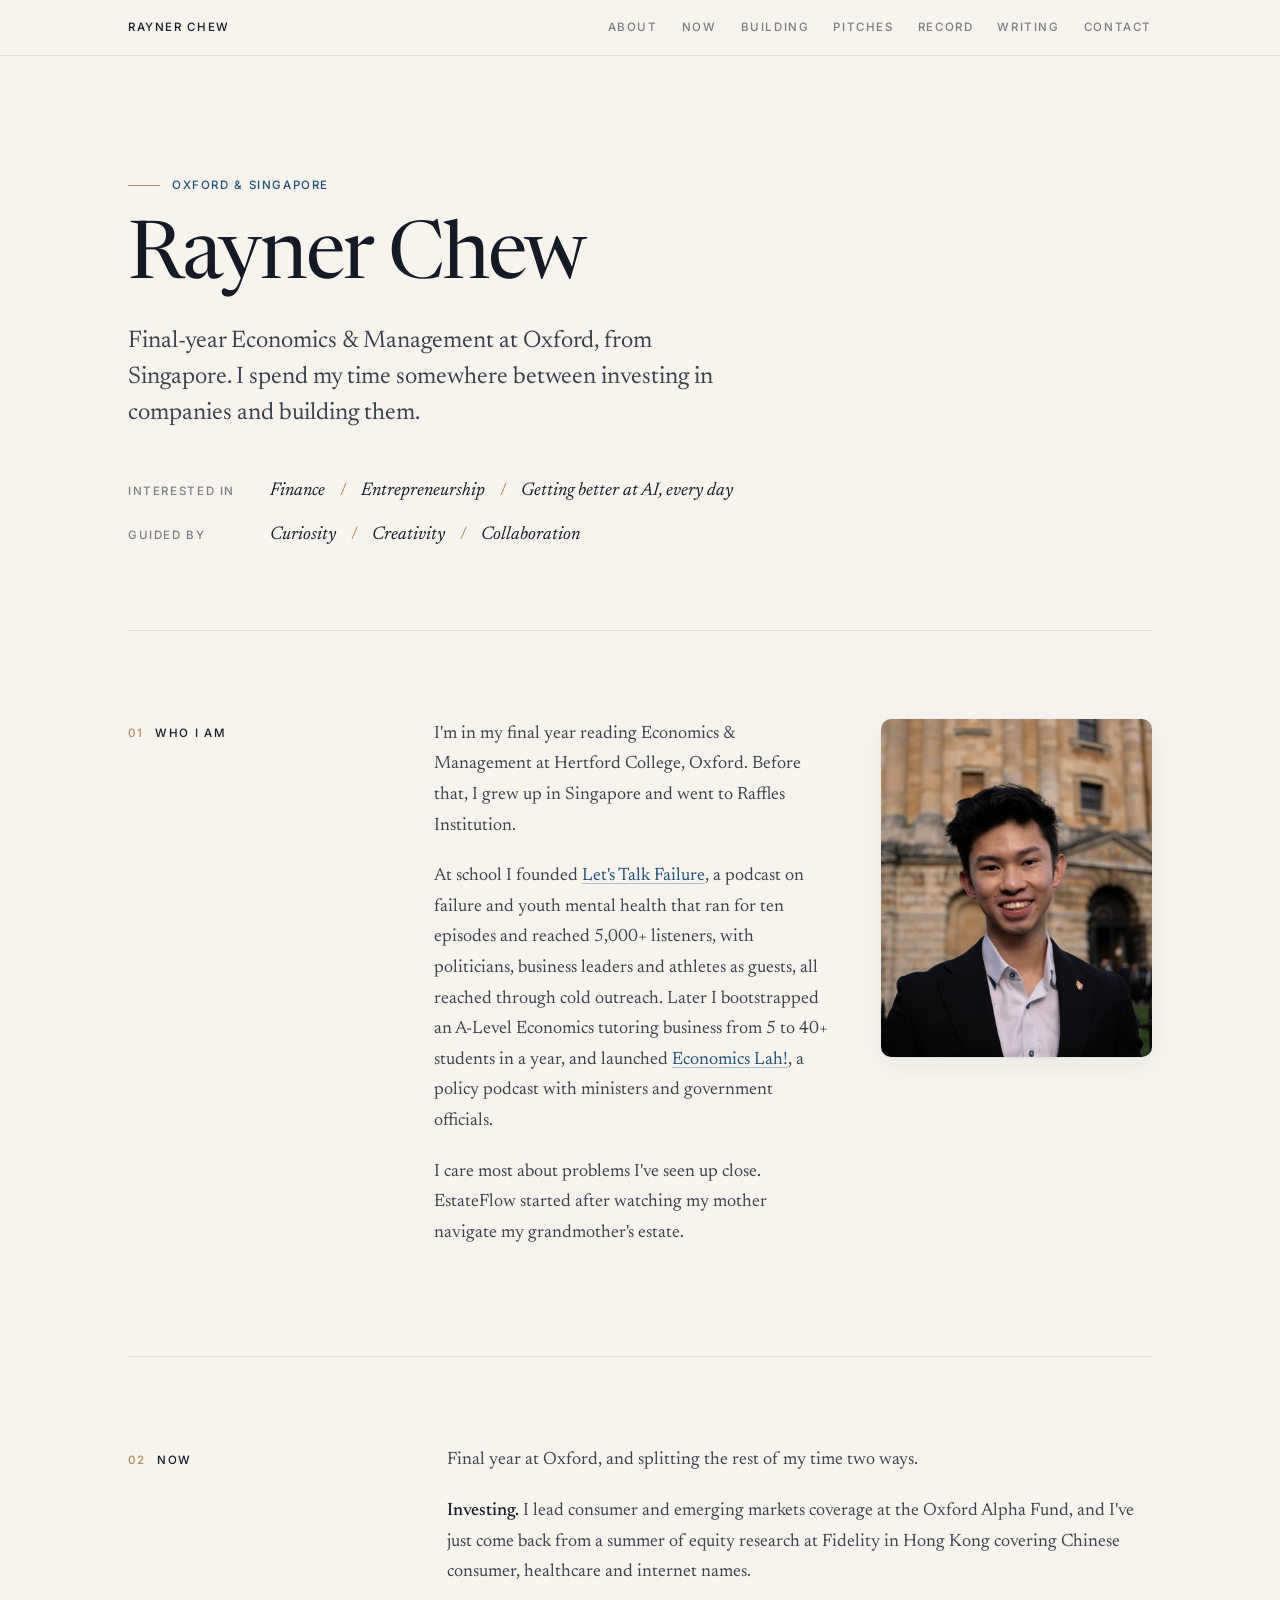
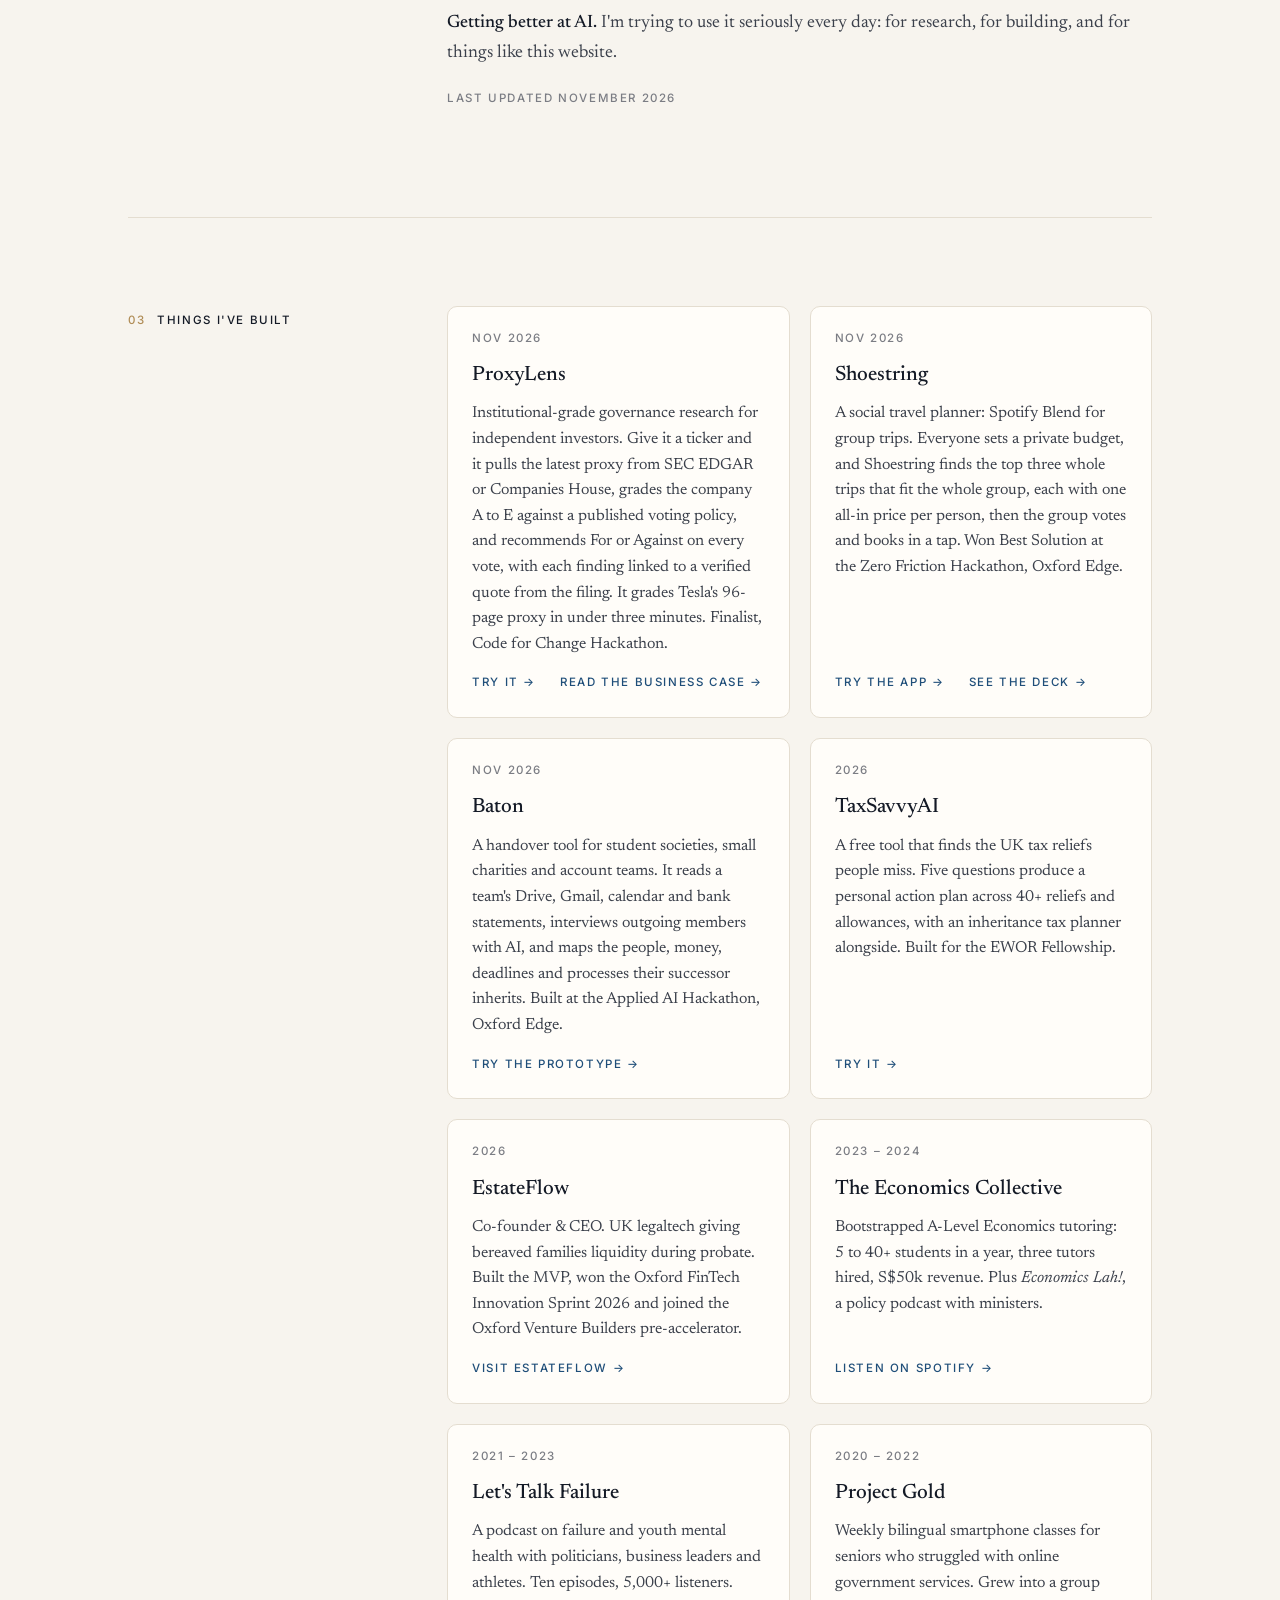
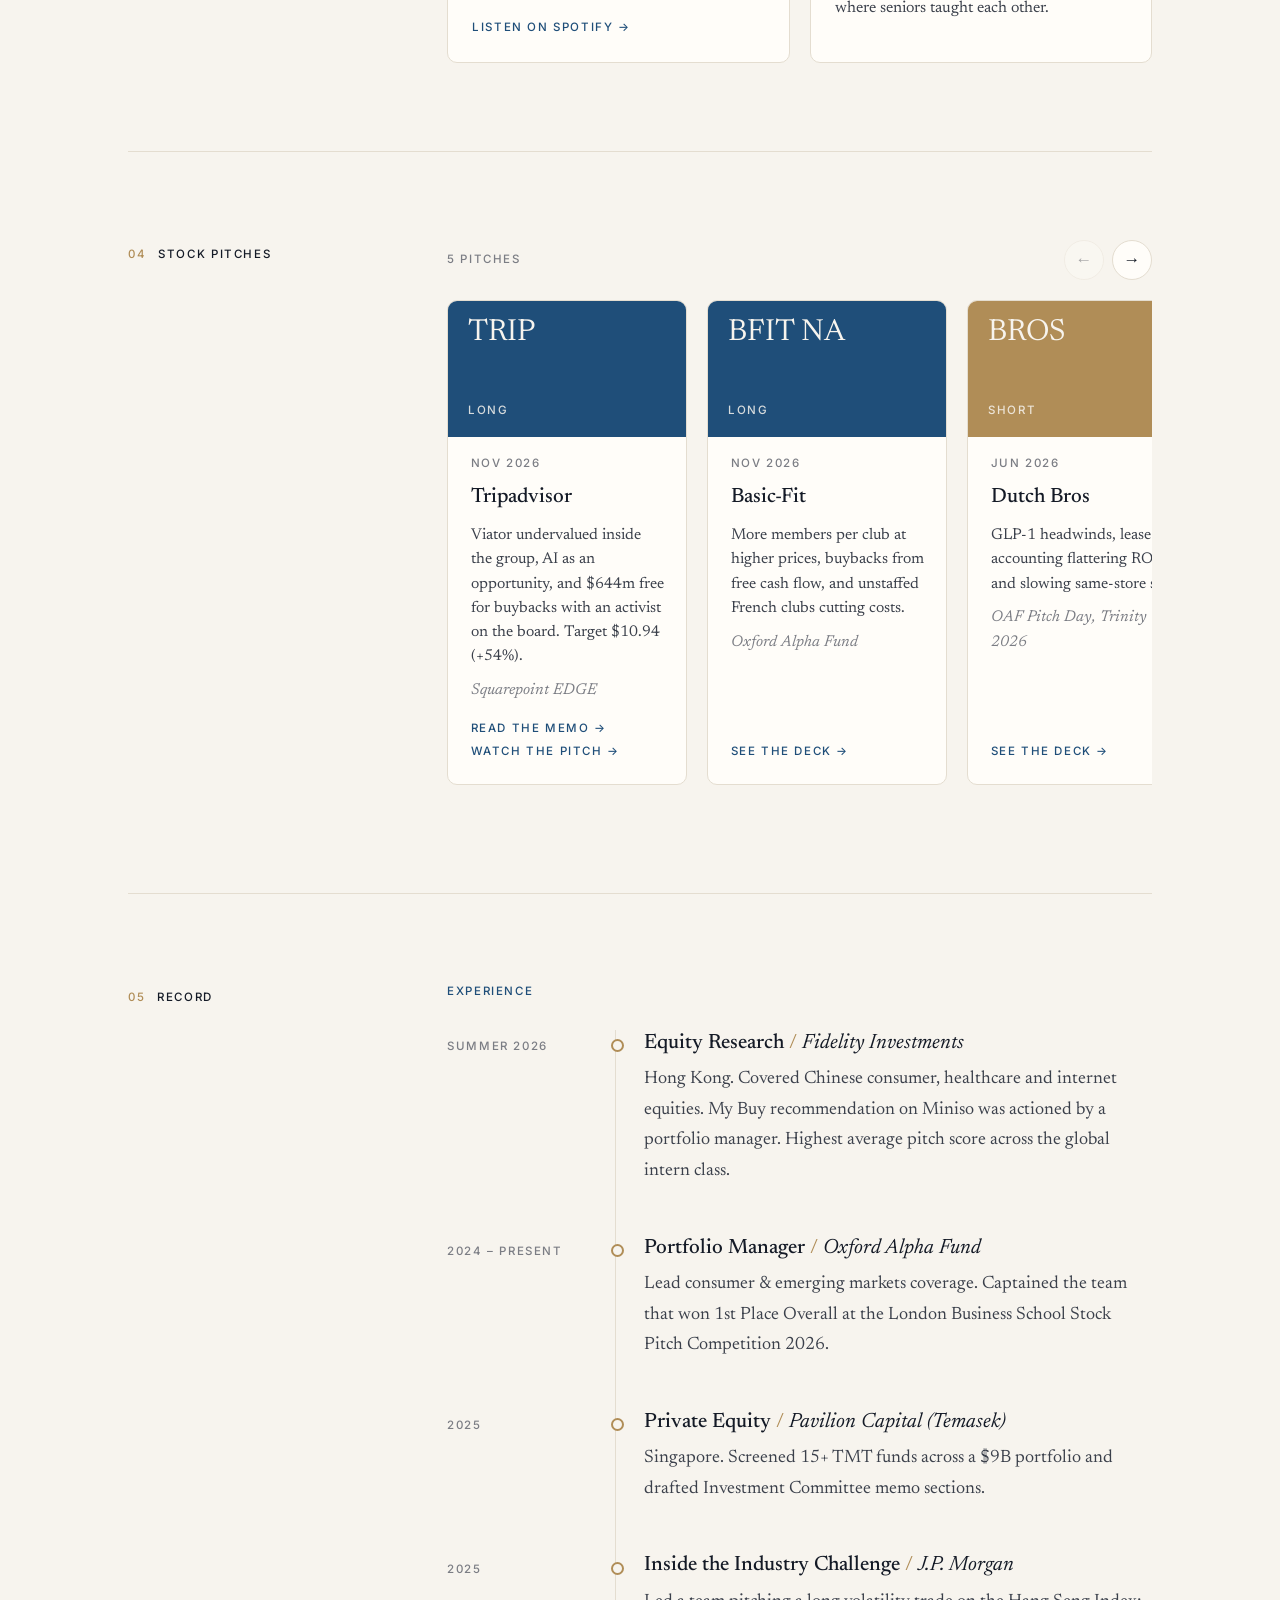
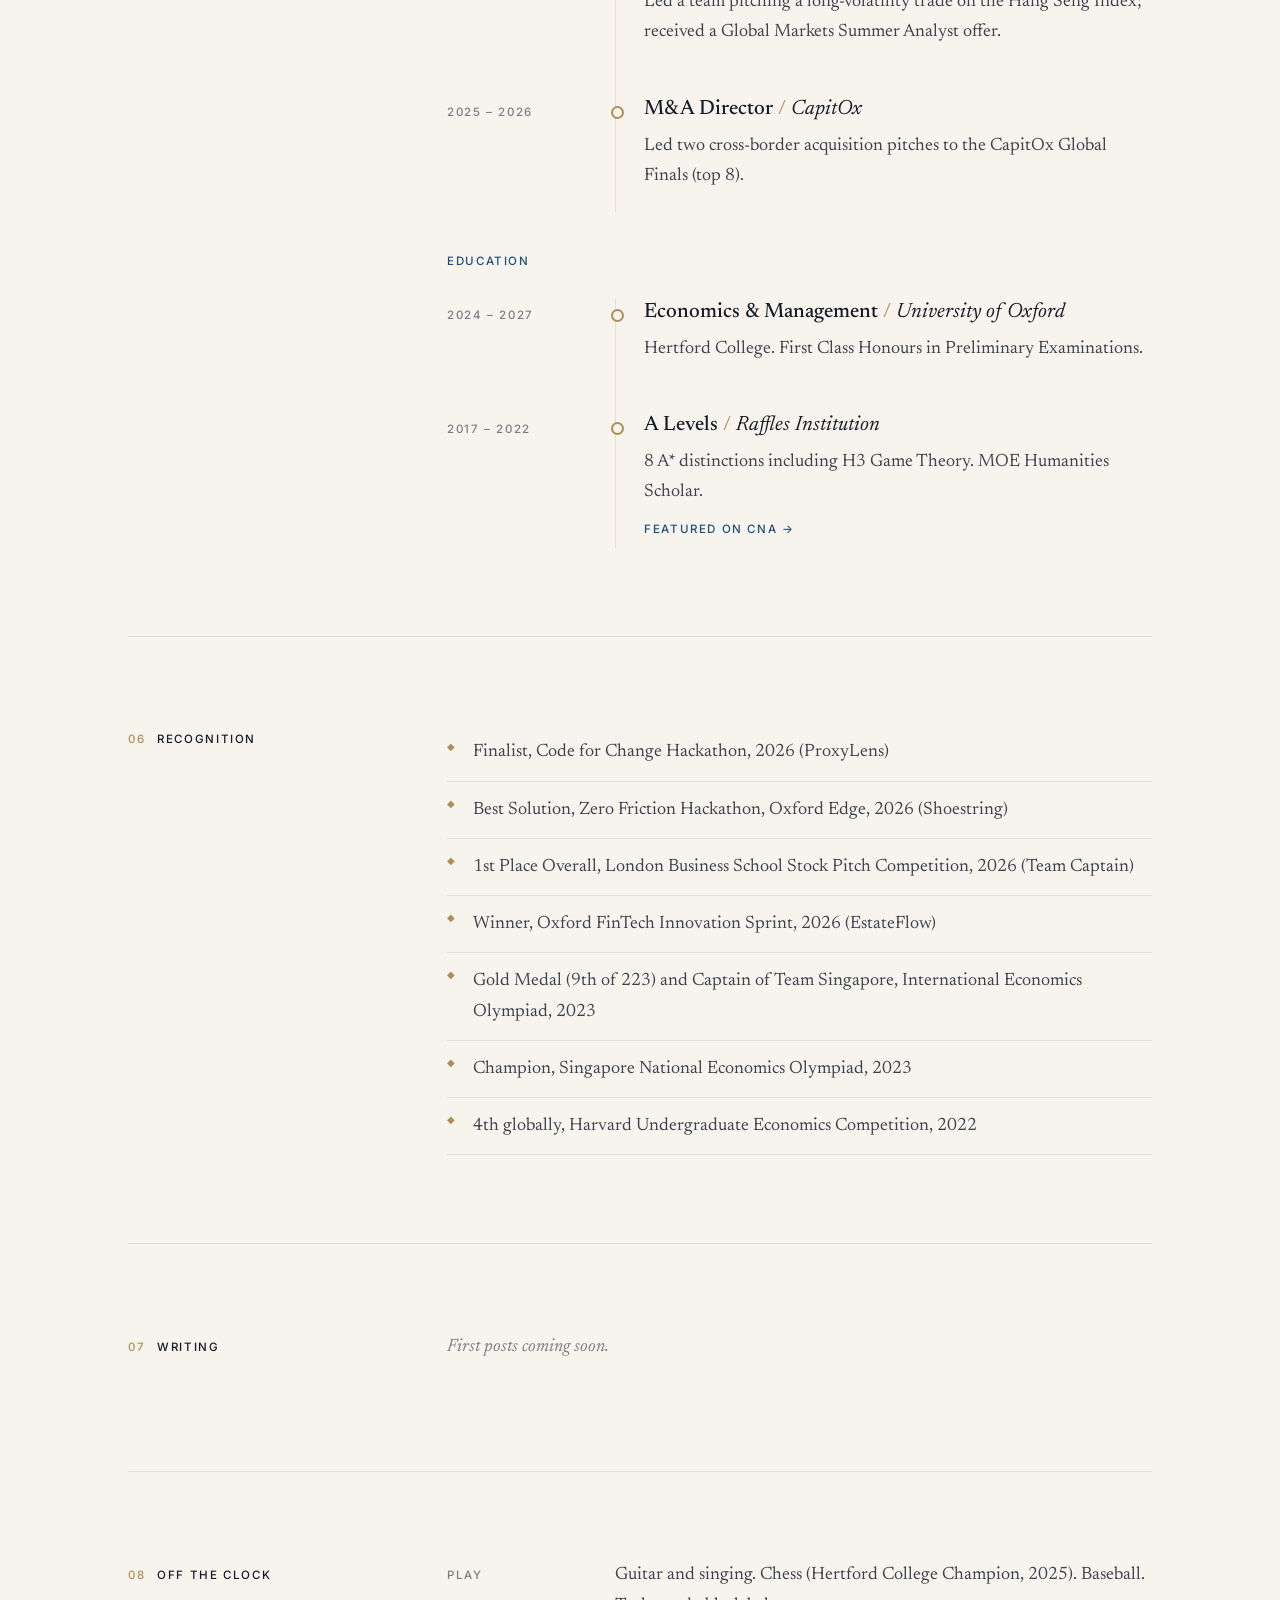
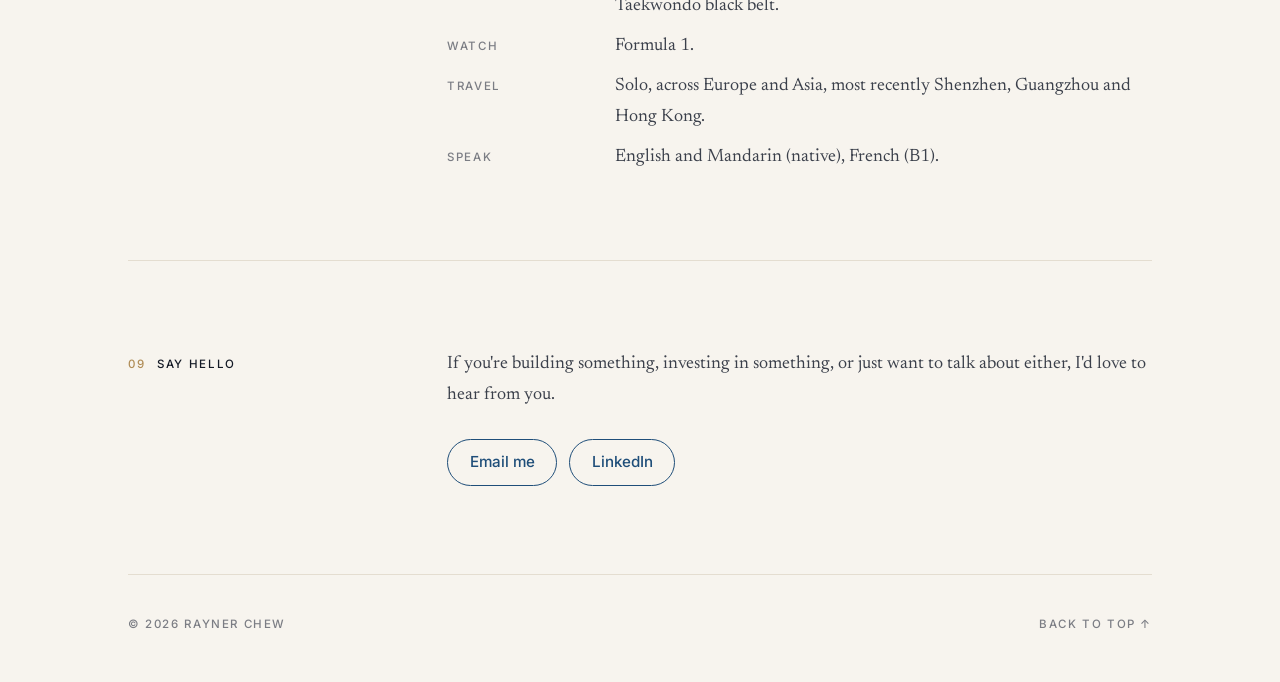
<file: index.html>
<!DOCTYPE html>
<html lang="en">
<head>
  <!-- The <head> holds info about the page: not shown directly, but used by browsers and Google -->
  <meta charset="UTF-8">
  <meta name="viewport" content="width=device-width, initial-scale=1.0">
  <title>Rayner Chew</title>
  <meta name="description" content="Rayner Chew: Economics & Management at Oxford, from Singapore. Interested in finance and entrepreneurship, and getting better at AI every day.">
  <meta name="theme-color" content="#f7f4ee" media="(prefers-color-scheme: light)">
  <meta name="theme-color" content="#0f141c" media="(prefers-color-scheme: dark)">

  <!-- Fonts from Google Fonts: Newsreader (serif, for reading) + Inter (for labels) -->
  <link rel="preconnect" href="https://fonts.googleapis.com">
  <link rel="preconnect" href="https://fonts.gstatic.com" crossorigin>
  <link href="https://fonts.googleapis.com/css2?family=Inter:wght@400;500&family=Newsreader:ital,opsz,wght@0,6..72,400;0,6..72,500;1,6..72,400&display=swap" rel="stylesheet">

  <!-- "?v=2" is a version tag: bump it whenever style.css changes so visitors get the new file straight away -->
  <link rel="stylesheet" href="style.css?v=4">
</head>
<body>
  <header class="site-header">
    <div class="container header-inner">
      <a href="./" class="logo label">Rayner Chew</a>
      <nav class="label">
        <a href="#about">About</a>
        <a href="#now">Now</a>
        <a href="#building">Building</a>
        <a href="#pitches">Pitches</a>
        <a href="#record">Record</a>
        <a href="#writing">Writing</a>
        <a href="#contact">Contact</a>
      </nav>
    </div>
  </header>

  <div class="container">
    <main>
      <!-- ============ HERO ============ -->
      <div class="hero">
        <p class="eyebrow label">Oxford &amp; Singapore</p>
        <h1>Rayner Chew</h1>
        <p class="lede">
          Final-year Economics &amp; Management at Oxford, from Singapore.
          I spend my time somewhere between investing in companies and building them.
        </p>
        <div class="interests">
          <span class="label">Interested in</span>
          <span>Finance</span><span class="sep">/</span>
          <span>Entrepreneurship</span><span class="sep">/</span>
          <span>Getting better at AI, every day</span>
        </div>
        <!-- Delete this block if you'd rather not show your values -->
        <div class="interests">
          <span class="label">Guided by</span>
          <span>Curiosity</span><span class="sep">/</span>
          <span>Creativity</span><span class="sep">/</span>
          <span>Collaboration</span>
        </div>
      </div>

      <!-- ============ 01 ABOUT ============ -->
      <section class="section with-photo" id="about">
        <div class="label"><span class="num">01</span>Who I am</div>
        <!-- "alt" text describes the photo for screen readers and search engines -->
        <img class="portrait" src="images/rayner.jpg" alt="Rayner Chew outside the Radcliffe Camera, Oxford" width="800" height="1108">
        <div class="content">
          <p>
            I'm in my final year reading Economics &amp; Management at Hertford College,
            Oxford. Before that, I grew up in Singapore and went to Raffles Institution.
          </p>
          <p>
            At school I founded <a href="https://open.spotify.com/show/7MXEx6AosELRTVvvmLlBUb" target="_blank" rel="noopener">Let's Talk Failure</a>,
            a podcast on failure and youth mental health that ran for ten episodes and reached
            5,000+ listeners, with politicians, business leaders and athletes as guests, all
            reached through cold outreach. Later I bootstrapped an A-Level Economics tutoring
            business from 5 to 40+ students in a year, and launched
            <a href="https://open.spotify.com/show/1annAQR5iUajudpg7tpcp0" target="_blank" rel="noopener">Economics Lah!</a>,
            a policy podcast with ministers and government officials.
          </p>
          <p>
            I care most about problems I've seen up close. EstateFlow started after watching
            my mother navigate my grandmother's estate.
          </p>
        </div>
      </section>

      <!-- ============ 02 NOW ============ -->
      <!-- A "now" section says what you're focused on at the moment. Update it every few months. -->
      <section class="section" id="now">
        <div class="label"><span class="num">02</span>Now</div>
        <div class="content">
          <p>
            Final year at Oxford, and splitting the rest of my time two ways.
          </p>
          <p>
            <strong>Investing.</strong> I lead consumer and emerging markets coverage at the
            Oxford Alpha Fund, and I've just come back from a summer of equity research at
            Fidelity in Hong Kong covering Chinese consumer, healthcare and internet names.
          </p>
          <p>
            <strong>Getting better at AI.</strong> I'm trying to use it seriously every day:
            for research, for building, and for things like this website.
          </p>
          <p class="label updated">Last updated November 2026</p>
        </div>
      </section>

      <!-- ============ 03 BUILDING ============ -->
      <!-- To add a venture, copy one <div class="card">…</div> block -->
      <section class="section" id="building">
        <div class="label"><span class="num">03</span>Things I've built</div>
        <div class="content wide">
          <div class="cards">
            <div class="card">
              <span class="label">Nov 2026</span>
              <h3>ProxyLens</h3>
              <p>Institutional-grade governance research for independent investors. Give it a ticker and it pulls the latest proxy from SEC EDGAR or Companies House, grades the company A to E against a published voting policy, and recommends For or Against on every vote, with each finding linked to a verified quote from the filing. It grades Tesla's 96-page proxy in under three minutes. Finalist, Code for Change Hackathon.</p>
              <div class="more-links label more"><a href="https://proxylens.lovable.app/" target="_blank" rel="noopener">Try it</a><a href="projects/ProxyLens_Business_Case.pdf" target="_blank" rel="noopener">Read the business case</a></div>
            </div>
            <div class="card">
              <span class="label">Nov 2026</span>
              <h3>Shoestring</h3>
              <p>A social travel planner: Spotify Blend for group trips. Everyone sets a private budget, and Shoestring finds the top three whole trips that fit the whole group, each with one all-in price per person, then the group votes and books in a tap. Won Best Solution at the Zero Friction Hackathon, Oxford Edge.</p>
              <div class="more-links label more"><a href="https://shoestring.lovable.app/" target="_blank" rel="noopener">Try the app</a><a href="projects/Shoestring_Deck.pdf" target="_blank" rel="noopener">See the deck</a></div>
            </div>
            <div class="card">
              <span class="label">Nov 2026</span>
              <h3>Baton</h3>
              <p>A handover tool for student societies, small charities and account teams. It reads a team's Drive, Gmail, calendar and bank statements, interviews outgoing members with AI, and maps the people, money, deadlines and processes their successor inherits. Built at the Applied AI Hackathon, Oxford Edge.</p>
              <div class="more-links label more"><a href="https://baton-knowledge-bridge.lovable.app/" target="_blank" rel="noopener">Try the prototype</a></div>
            </div>
            <div class="card">
              <span class="label">2026</span>
              <h3>TaxSavvyAI</h3>
              <p>A free tool that finds the UK tax reliefs people miss. Five questions produce a personal action plan across 40+ reliefs and allowances, with an inheritance tax planner alongside. Built for the EWOR Fellowship.</p>
              <div class="more-links label more"><a href="https://taxsavvyai.lovable.app/" target="_blank" rel="noopener">Try it</a></div>
            </div>
            <div class="card">
              <span class="label">2026</span>
              <h3>EstateFlow</h3>
              <p>Co-founder &amp; CEO. UK legaltech giving bereaved families liquidity during probate. Built the MVP, won the Oxford FinTech Innovation Sprint 2026 and joined the Oxford Venture Builders pre-accelerator.</p>
              <div class="more-links label more"><a href="https://estateflowloan.base44.app" target="_blank" rel="noopener">Visit EstateFlow</a></div>
            </div>
            <div class="card">
              <span class="label">2023 – 2024</span>
              <h3>The Economics Collective</h3>
              <p>Bootstrapped A-Level Economics tutoring: 5 to 40+ students in a year, three tutors hired, S$50k revenue. Plus <em>Economics Lah!</em>, a policy podcast with ministers.</p>
              <div class="more-links label more"><a href="https://open.spotify.com/show/1annAQR5iUajudpg7tpcp0" target="_blank" rel="noopener">Listen on Spotify</a></div>
            </div>
            <div class="card">
              <span class="label">2021 – 2023</span>
              <h3>Let's Talk Failure</h3>
              <p>A podcast on failure and youth mental health with politicians, business leaders and athletes. Ten episodes, 5,000+ listeners.</p>
              <div class="more-links label more"><a href="https://open.spotify.com/show/7MXEx6AosELRTVvvmLlBUb" target="_blank" rel="noopener">Listen on Spotify</a></div>
            </div>
            <div class="card">
              <span class="label">2020 – 2022</span>
              <h3>Project Gold</h3>
              <p>Weekly bilingual smartphone classes for seniors who struggled with online government services. Grew into a group where seniors taught each other.</p>
            </div>
          </div>
        </div>
      </section>

      <!-- ============ 04 STOCK PITCHES ============ -->
      <!-- To add a pitch, copy one <li class="pitch-card">…</li> block. Newest first. -->
      <section class="section" id="pitches">
        <div class="label"><span class="num">04</span>Stock pitches</div>
        <div class="content wide">
          <div class="carousel-head">
            <p class="label carousel-count">5 pitches</p>
            <div class="carousel-nav">
              <button type="button" class="carousel-btn" data-dir="-1" aria-label="Previous pitches">&larr;</button>
              <button type="button" class="carousel-btn" data-dir="1" aria-label="Next pitches">&rarr;</button>
            </div>
          </div>
          <ul class="carousel" tabindex="0" aria-label="Stock pitches, scroll sideways">
            <li class="pitch-card">
              <div class="pitch-tile long"><span class="ticker">TRIP</span><span class="call label">Long</span></div>
              <span class="label when">Nov 2026</span>
              <h3>Tripadvisor</h3>
              <p>Viator undervalued inside the group, AI as an opportunity, and $644m free for buybacks with an activist on the board. Target $10.94 (+54%).</p>
              <p class="venue">Squarepoint EDGE</p>
              <div class="more-links label more"><a href="pitches/TRIP_Investment_Memo.pdf" target="_blank" rel="noopener">Read the memo</a><a href="https://www.youtube.com/watch?v=wBu8HOOEsbY" target="_blank" rel="noopener">Watch the pitch</a></div>
            </li>
            <li class="pitch-card">
              <div class="pitch-tile long"><span class="ticker">BFIT NA</span><span class="call label">Long</span></div>
              <span class="label when">Nov 2026</span>
              <h3>Basic-Fit</h3>
              <p>More members per club at higher prices, buybacks from free cash flow, and unstaffed French clubs cutting costs.</p>
              <p class="venue">Oxford Alpha Fund</p>
              <div class="more-links label more"><a href="pitches/BFIT_Deck.pdf" target="_blank" rel="noopener">See the deck</a></div>
            </li>
            <li class="pitch-card">
              <div class="pitch-tile short"><span class="ticker">BROS</span><span class="call label">Short</span></div>
              <span class="label when">Jun 2026</span>
              <h3>Dutch Bros</h3>
              <p>GLP-1 headwinds, lease accounting flattering ROIC, and slowing same-store sales.</p>
              <p class="venue">OAF Pitch Day, Trinity 2026</p>
              <div class="more-links label more"><a href="https://www.oxfordalphafund.com/news/2026/3/13/cheesecake-factory-inc-7gjp6-m5hbm-dz83f-m7j2g" target="_blank" rel="noopener">See the deck</a></div>
            </li>
            <li class="pitch-card">
              <div class="pitch-tile long"><span class="ticker">MTCH</span><span class="call label">Long</span></div>
              <span class="label when">Mar 2026</span>
              <h3>Match Group</h3>
              <p>Payments moving from app stores to the web, Tinder payers stabilising, and Hinge growing structurally.</p>
              <p class="venue">1st Place, LBS Stock Pitch Competition; OAF Pitch Day</p>
              <div class="more-links label more"><a href="https://www.oxfordalphafund.com/news/2026/3/13/match-group-inc" target="_blank" rel="noopener">See the deck</a></div>
            </li>
            <li class="pitch-card">
              <div class="pitch-tile long"><span class="ticker">UPWK</span><span class="call label">Long</span></div>
              <span class="label when">Dec 2025</span>
              <h3>Upwork</h3>
              <p>Priced for AI obsolescence, yet AI is growing its market, margins are expanding and enterprise is opening up. Target $25.78 (+42%).</p>
              <p class="venue">OAF Pitch Day, Michaelmas 2025</p>
              <div class="more-links label more"><a href="https://www.oxfordalphafund.com/news/2025/12/21/upwork-inc" target="_blank" rel="noopener">See the deck</a></div>
            </li>
          </ul>
        </div>
      </section>

      <!-- ============ 05 RECORD ============ -->
      <!-- To add a role, copy one <li>…</li> block. Newest at the top. -->
      <section class="section" id="record">
        <div class="label"><span class="num">05</span>Record</div>
        <div class="content wide">
          <p class="label subhead">Experience</p>
          <ul class="timeline">
            <li>
              <span class="when label">Summer 2026</span>
              <div class="entry">
                <h3>Equity Research<span class="slash">/</span><em>Fidelity Investments</em></h3>
                <p>Hong Kong. Covered Chinese consumer, healthcare and internet equities. My Buy recommendation on Miniso was actioned by a portfolio manager. Highest average pitch score across the global intern class.</p>
              </div>
            </li>
            <li>
              <span class="when label">2024 – Present</span>
              <div class="entry">
                <h3>Portfolio Manager<span class="slash">/</span><em>Oxford Alpha Fund</em></h3>
                <p>Lead consumer &amp; emerging markets coverage. Captained the team that won 1st Place Overall at the London Business School Stock Pitch Competition 2026.</p>
              </div>
            </li>
            <li>
              <span class="when label">2025</span>
              <div class="entry">
                <h3>Private Equity<span class="slash">/</span><em>Pavilion Capital (Temasek)</em></h3>
                <p>Singapore. Screened 15+ TMT funds across a $9B portfolio and drafted Investment Committee memo sections.</p>
              </div>
            </li>
            <li>
              <span class="when label">2025</span>
              <div class="entry">
                <h3>Inside the Industry Challenge<span class="slash">/</span><em>J.P. Morgan</em></h3>
                <p>Led a team pitching a long-volatility trade on the Hang Seng Index; received a Global Markets Summer Analyst offer.</p>
              </div>
            </li>
            <li>
              <span class="when label">2025 – 2026</span>
              <div class="entry">
                <h3>M&amp;A Director<span class="slash">/</span><em>CapitOx</em></h3>
                <p>Led two cross-border acquisition pitches to the CapitOx Global Finals (top 8).</p>
              </div>
            </li>
          </ul>

          <p class="label subhead">Education</p>
          <ul class="timeline">
            <li>
              <span class="when label">2024 – 2027</span>
              <div class="entry">
                <h3>Economics &amp; Management<span class="slash">/</span><em>University of Oxford</em></h3>
                <p>Hertford College. First Class Honours in Preliminary Examinations.</p>
              </div>
            </li>
            <li>
              <span class="when label">2017 – 2022</span>
              <div class="entry">
                <h3>A Levels<span class="slash">/</span><em>Raffles Institution</em></h3>
                <p>8 A* distinctions including H3 Game Theory. MOE Humanities Scholar.</p>
                <div class="more-links label"><a href="http://bit.ly/442i6Yd" target="_blank" rel="noopener">Featured on CNA</a></div>
              </div>
            </li>
          </ul>
        </div>
      </section>

      <!-- ============ 06 RECOGNITION ============ -->
      <section class="section" id="recognition">
        <div class="label"><span class="num">06</span>Recognition</div>
        <div class="content">
          <ul class="diamonds">
            <li>Finalist, Code for Change Hackathon, 2026 (ProxyLens)</li>
            <li>Best Solution, Zero Friction Hackathon, Oxford Edge, 2026 (Shoestring)</li>
            <li>1st Place Overall, London Business School Stock Pitch Competition, 2026 (Team Captain)</li>
            <li>Winner, Oxford FinTech Innovation Sprint, 2026 (EstateFlow)</li>
            <li>Gold Medal (9th of 223) and Captain of Team Singapore, International Economics Olympiad, 2023</li>
            <li>Champion, Singapore National Economics Olympiad, 2023</li>
            <li>4th globally, Harvard Undergraduate Economics Competition, 2022</li>
          </ul>
        </div>
      </section>

      <!-- ============ 07 WRITING ============ -->
      <section class="section" id="writing">
        <div class="label"><span class="num">07</span>Writing</div>
        <div class="content">
          <!-- When you publish a post, replace the line below with:
               <ul class="post-list">
                 <li><span class="label">2026</span><a href="blog/my-post.html">Post title</a><span class="label">Blog</span></li>
               </ul> -->
          <p class="empty">First posts coming soon.</p>
        </div>
      </section>

      <!-- ============ 08 OFF THE CLOCK ============ -->
      <section class="section" id="personal">
        <div class="label"><span class="num">08</span>Off the clock</div>
        <div class="content">
          <dl class="facts">
            <dt class="label">Play</dt>
            <dd>Guitar and singing. Chess (Hertford College Champion, 2025). Baseball. Taekwondo black belt.</dd>
            <dt class="label">Watch</dt>
            <dd>Formula 1.</dd>
            <dt class="label">Travel</dt>
            <dd>Solo, across Europe and Asia, most recently Shenzhen, Guangzhou and Hong Kong.</dd>
            <dt class="label">Speak</dt>
            <dd>English and Mandarin (native), French (B1).</dd>
          </dl>
        </div>
      </section>

      <!-- ============ 09 CONTACT ============ -->
      <section class="section" id="contact">
        <div class="label"><span class="num">09</span>Say hello</div>
        <div class="content">
          <p>If you're building something, investing in something, or just want to talk about either, I'd love to hear from you.</p>
          <ul class="contact-links">
            <li><a href="mailto:chewrayner@gmail.com">Email me</a></li>
            <li><a href="https://www.linkedin.com/in/raynerchew/" target="_blank" rel="noopener">LinkedIn</a></li>
            <!-- Add your CV: put cv.pdf in this folder, then un-comment the next line -->
            <!-- <li><a href="cv.pdf" target="_blank" rel="noopener">CV</a></li> -->
          </ul>
        </div>
      </section>
    </main>

    <footer class="site-footer label">
      <span>© 2026 Rayner Chew</span>
      <a href="#">Back to top ↑</a>
    </footer>
  </div>
  <script>
    // Arrow buttons scroll the pitch carousel by roughly one screen of cards
    document.querySelectorAll('.carousel-btn').forEach(function (btn) {
      btn.addEventListener('click', function () {
        var track = btn.closest('.content').querySelector('.carousel');
        track.scrollBy({ left: Number(btn.dataset.dir) * track.clientWidth * 0.9, behavior: 'smooth' });
      });
    });
    document.querySelectorAll('.carousel').forEach(function (track) {
      var btns = track.closest('.content').querySelectorAll('.carousel-btn');
      function update() {
        btns[0].disabled = track.scrollLeft < 4;
        btns[1].disabled = track.scrollLeft + track.clientWidth > track.scrollWidth - 4;
      }
      track.addEventListener('scroll', update, { passive: true });
      window.addEventListener('resize', update);
      update();
    });
  </script>
</body>
</html>
</file>
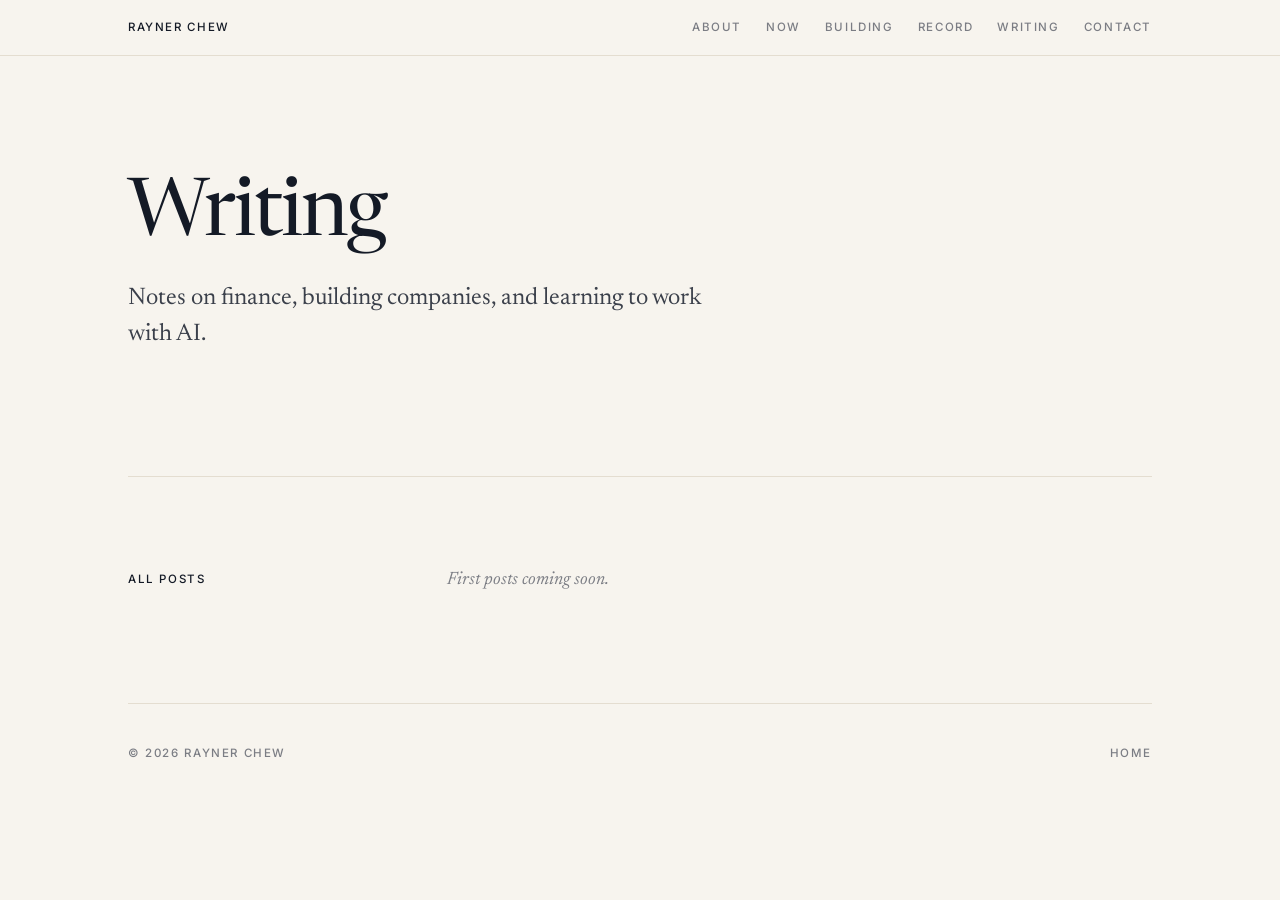
<file: blog/index.html>
<!DOCTYPE html>
<html lang="en">
<head>
  <meta charset="UTF-8">
  <meta name="viewport" content="width=device-width, initial-scale=1.0">
  <title>Writing · Rayner Chew</title>
  <meta name="description" content="Writing by Rayner Chew on finance, entrepreneurship and AI.">
  <link rel="preconnect" href="https://fonts.googleapis.com">
  <link rel="preconnect" href="https://fonts.gstatic.com" crossorigin>
  <link href="https://fonts.googleapis.com/css2?family=Inter:wght@400;500&family=Newsreader:ital,opsz,wght@0,6..72,400;0,6..72,500;1,6..72,400&display=swap" rel="stylesheet">
  <!-- "../" means "go up one folder", because this page lives inside blog/ -->
  <link rel="stylesheet" href="../style.css?v=2">
</head>
<body>
  <header class="site-header">
    <div class="container header-inner">
      <a href="../" class="logo label">Rayner Chew</a>
      <nav class="label">
        <a href="../#about">About</a>
        <a href="../#now">Now</a>
        <a href="../#building">Building</a>
        <a href="../#record">Record</a>
        <a href="./">Writing</a>
        <a href="../#contact">Contact</a>
      </nav>
    </div>
  </header>

  <div class="container">

    <main>
      <div class="hero">
        <h1>Writing</h1>
        <p class="lede">Notes on finance, building companies, and learning to work with AI.</p>
      </div>

      <section class="section">
        <div class="label">All posts</div>
        <div class="content">
          <!-- Newest post at the top. One <li> per post:
               <li><span class="label">2026</span><a href="my-post.html">Post title</a><span class="label">Blog</span></li> -->
          <ul class="post-list">
          </ul>
          <p class="empty">First posts coming soon.</p>
        </div>
      </section>
    </main>

    <footer class="site-footer label">
      <span>© 2026 Rayner Chew</span>
      <a href="../">Home</a>
    </footer>
  </div>
</body>
</html>
</file>
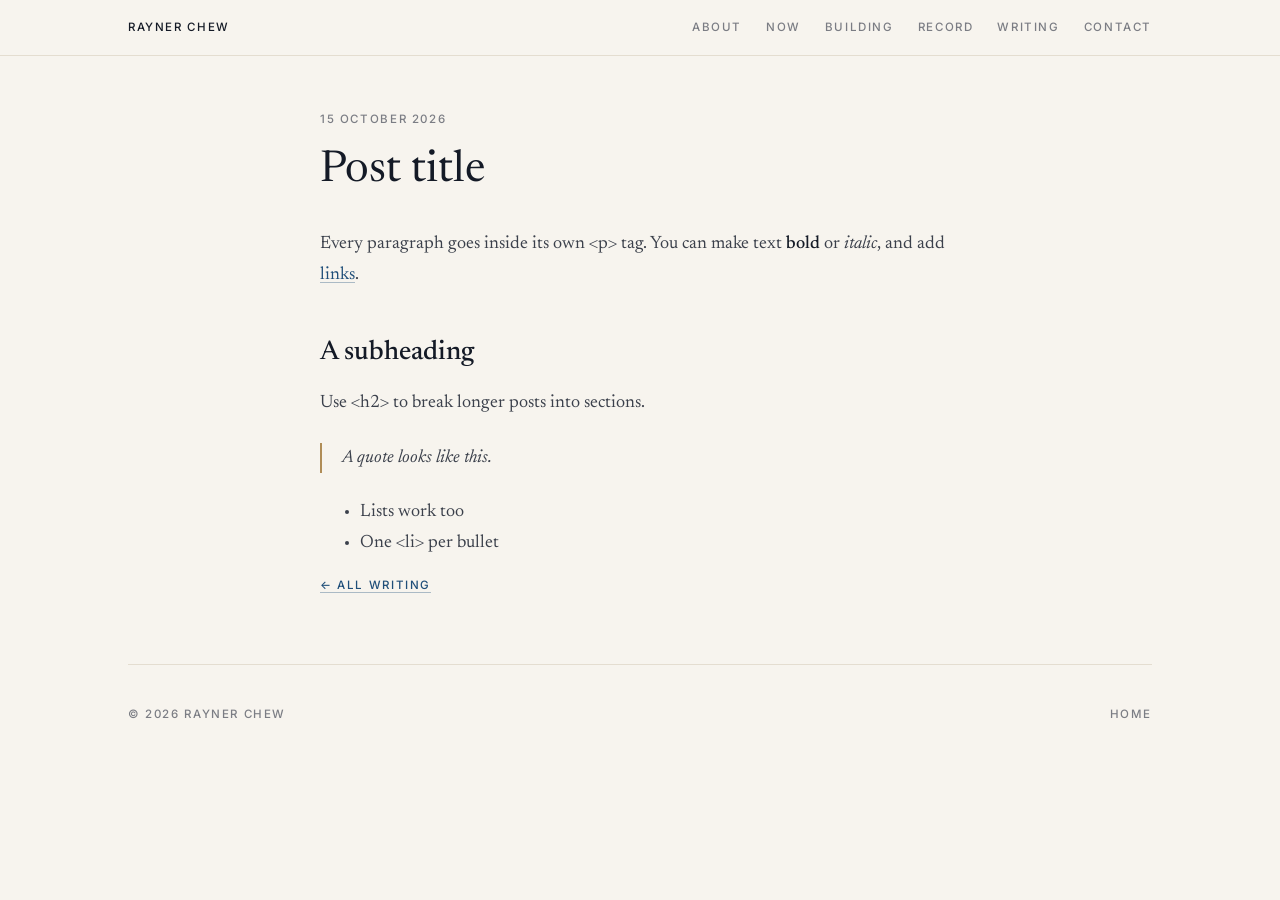
<file: blog/_post-template.html>
<!DOCTYPE html>
<!--
  HOW TO WRITE A NEW POST
  1. Copy this file and rename the copy, e.g. blog/why-probate-is-broken.html
     (lowercase, hyphens, no spaces). Don't start the name with "_".
  2. Change the <title>, description, date and text below.
  3. Add a link to it in blog/index.html and in the Writing section of index.html.
  This template itself is never published: GitHub Pages skips files starting with "_".
-->
<html lang="en">
<head>
  <meta charset="UTF-8">
  <meta name="viewport" content="width=device-width, initial-scale=1.0">
  <title>Post title · Rayner Chew</title>
  <meta name="description" content="One sentence summary of the post.">
  <link rel="preconnect" href="https://fonts.googleapis.com">
  <link rel="preconnect" href="https://fonts.gstatic.com" crossorigin>
  <link href="https://fonts.googleapis.com/css2?family=Inter:wght@400;500&family=Newsreader:ital,opsz,wght@0,6..72,400;0,6..72,500;1,6..72,400&display=swap" rel="stylesheet">
  <link rel="stylesheet" href="../style.css?v=2">
</head>
<body>
  <header class="site-header">
    <div class="container header-inner">
      <a href="../" class="logo label">Rayner Chew</a>
      <nav class="label">
        <a href="../#about">About</a>
        <a href="../#now">Now</a>
        <a href="../#building">Building</a>
        <a href="../#record">Record</a>
        <a href="./">Writing</a>
        <a href="../#contact">Contact</a>
      </nav>
    </div>
  </header>

  <div class="container">

    <main>
      <article>
        <time class="label" datetime="2026-10-15">15 October 2026</time>
        <h1>Post title</h1>

        <p>
          Every paragraph goes inside its own &lt;p&gt; tag. You can make text
          <strong>bold</strong> or <em>italic</em>, and add <a href="https://example.com" target="_blank" rel="noopener">links</a>.
        </p>

        <h2>A subheading</h2>
        <p>Use &lt;h2&gt; to break longer posts into sections.</p>

        <blockquote>A quote looks like this.</blockquote>

        <ul>
          <li>Lists work too</li>
          <li>One &lt;li&gt; per bullet</li>
        </ul>

        <p class="label"><a href="./">← All writing</a></p>
      </article>
    </main>

    <footer class="site-footer label">
      <span>© 2026 Rayner Chew</span>
      <a href="../">Home</a>
    </footer>
  </div>
</body>
</html>
</file>
<file: style.css>
/* ==========================================================
   style.css – one stylesheet shared by every page.
   Change the colours and fonts here and the whole site updates.
   ========================================================== */

/* ---- 1. Design tokens (your "theme") ---------------------- */
:root {
  --bg: #f7f4ee;            /* ivory paper */
  --surface: #fffdf9;       /* cards, slightly brighter than the page */
  --text: #141a26;          /* headings: ink navy */
  --body: #3b404b;          /* paragraph text */
  --muted: #7b7d84;         /* labels, dates, captions */
  --rule: #e4ddd0;          /* thin divider lines */
  --accent: #1f4e79;        /* Oxford blue: links, highlights */
  --brass: #b08d57;         /* small decorative touches */
  --shadow: 0 1px 2px rgb(20 26 38 / 0.04), 0 8px 24px rgb(20 26 38 / 0.06);
  --max-width: 72rem;       /* page width on big screens */
  --radius: 10px;
  --serif: "Newsreader", Georgia, "Times New Roman", serif;
  --sans: "Inter", system-ui, -apple-system, "Segoe UI", sans-serif;
}

/* Dark mode: kicks in automatically if the visitor's device is set to dark */
@media (prefers-color-scheme: dark) {
  :root {
    --bg: #0f141c;
    --surface: #161d28;
    --text: #f1ede4;
    --body: #c9c7c0;
    --muted: #8b8f98;
    --rule: #262e3b;
    --accent: #9cc0ea;
    --brass: #d2ae74;
    --shadow: 0 1px 2px rgb(0 0 0 / 0.3), 0 8px 24px rgb(0 0 0 / 0.25);
  }
}

/* ---- 2. Base ---------------------------------------------- */
* { box-sizing: border-box; }

html { scroll-behavior: smooth; scroll-padding-top: 5rem; }

body {
  margin: 0;
  background: var(--bg);
  color: var(--body);
  font-family: var(--serif);
  font-size: 1.125rem;
  line-height: 1.7;
  -webkit-font-smoothing: antialiased;
}

::selection { background: var(--accent); color: var(--bg); }

.container {
  max-width: var(--max-width);
  margin: 0 auto;
  padding: 0 clamp(1rem, 5vw, 4.5rem);
}

a {
  color: var(--accent);
  text-decoration-line: underline;
  text-decoration-color: color-mix(in srgb, var(--accent) 35%, transparent);
  text-decoration-thickness: 1px;
  text-underline-offset: 3px;
  transition: color 0.15s, text-decoration-color 0.15s;
}
a:hover { text-decoration-color: var(--accent); }

img { max-width: 100%; height: auto; display: block; }

p { margin: 0 0 1.25rem; }
strong { color: var(--text); font-weight: 500; }

/* The small, spaced-out capitals used for labels everywhere */
.label {
  font-family: var(--sans);
  font-size: 0.72rem;
  font-weight: 500;
  letter-spacing: 0.14em;
  text-transform: uppercase;
  color: var(--muted);
}

/* ---- 3. Header / navigation (sticks to the top) ----------- */
.site-header {
  position: sticky;
  top: 0;
  z-index: 10;
  background: color-mix(in srgb, var(--bg) 85%, transparent);
  backdrop-filter: blur(10px);
  -webkit-backdrop-filter: blur(10px);
  border-bottom: 1px solid var(--rule);
}
.header-inner {
  display: flex;
  justify-content: space-between;
  align-items: center;
  flex-wrap: wrap;
  gap: 0.5rem 2rem;
  padding-top: 1.1rem;
  padding-bottom: 1.1rem;
}
.site-header .logo { color: var(--text); text-decoration: none; }
.site-header nav { display: flex; flex-wrap: wrap; gap: 0.4rem 1.5rem; }
.site-header nav a { color: var(--muted); text-decoration: none; }
.site-header nav a:hover { color: var(--accent); }

/* ---- 4. Hero (top of homepage) ---------------------------- */
.hero { padding: clamp(3.5rem, 11vw, 7.5rem) 0 clamp(3rem, 8vw, 5rem); }
.hero .eyebrow { color: var(--accent); margin: 0 0 1.5rem; }
.hero .eyebrow::before {
  content: "";
  display: inline-block;
  width: 2rem;
  height: 1px;
  background: var(--brass);
  vertical-align: middle;
  margin-right: 0.75rem;
}
.hero h1 {
  font-family: var(--serif);
  font-weight: 400;
  font-size: clamp(2.75rem, 8vw, 5rem);
  line-height: 1;
  letter-spacing: -0.025em;
  color: var(--text);
  margin: 0 0 1.5rem;
}
.hero .lede {
  font-size: clamp(1.2rem, 2.4vw, 1.5rem);
  line-height: 1.5;
  max-width: 38rem;
  margin: 0 0 2.75rem;
}
.interests {
  display: flex;
  flex-wrap: wrap;
  align-items: baseline;
  gap: 0.25rem 0.9rem;
  font-style: italic;
  font-size: 1.15rem;
  color: var(--text);
}
.interests + .interests { margin-top: 0.75rem; }
.interests .label { font-style: normal; margin-right: 0.5rem; min-width: 7.5rem; }
.interests .sep { color: var(--brass); font-style: normal; }

/* ---- 5. Numbered sections --------------------------------- */
/* Each section = a label column on the left, content on the right */
.section {
  display: grid;
  grid-template-columns: 1fr 2.6fr;
  gap: 1.5rem 3rem;
  padding: clamp(3rem, 8vw, 5.5rem) 0;
  border-top: 1px solid var(--rule);
}
.section > .label { color: var(--text); padding-top: 0.35rem; }
.section > .label .num { color: var(--brass); margin-right: 0.75rem; }
.section .content { max-width: 46rem; min-width: 0; }
.section .content.wide { max-width: none; }

.updated { margin-top: 0.5rem; }

/* About section: label | text | photo */
.section.with-photo { grid-template-columns: 1fr 1.55fr 1.05fr; }
.section.with-photo .portrait { grid-column: 3; grid-row: 1; }
.section.with-photo .content { grid-column: 2; grid-row: 1; }
.portrait {
  width: 100%;
  aspect-ratio: 4 / 5;
  object-fit: cover;
  object-position: center 30%;
  border-radius: var(--radius);
  box-shadow: var(--shadow);
}

/* ---- 6. Cards (ventures) ---------------------------------- */
.cards {
  display: grid;
  grid-template-columns: repeat(auto-fill, minmax(15rem, 1fr));
  gap: 1.25rem;
}
.card {
  background: var(--surface);
  border: 1px solid var(--rule);
  border-radius: var(--radius);
  padding: 1.4rem 1.5rem 1.5rem;
  display: flex;
  flex-direction: column;
  transition: transform 0.2s ease, box-shadow 0.2s ease;
}
.card:hover { transform: translateY(-3px); box-shadow: var(--shadow); }
.card h3 {
  font-family: var(--serif);
  font-weight: 500;
  font-size: 1.3rem;
  color: var(--text);
  margin: 0.6rem 0 0.5rem;
}
.card p { font-size: 1rem; line-height: 1.6; margin: 0 0 1rem; }
.card .more { margin-top: auto; }

/* ---- 7. Timeline (record + education) --------------------- */
.timeline { list-style: none; padding: 0; margin: 0; }
.timeline > li {
  display: grid;
  grid-template-columns: 9rem 1fr;
  gap: 0.25rem 1.5rem;
}
.timeline .when { padding-top: 0.45rem; }
/* The vertical line with a brass dot for each entry */
.timeline .entry {
  position: relative;
  padding: 0 0 2.25rem 1.75rem;
  border-left: 1px solid var(--rule);
}
.timeline > li:last-child .entry { padding-bottom: 0.5rem; }
.timeline .entry::before {
  content: "";
  position: absolute;
  left: -5px;
  top: 0.6rem;
  width: 9px;
  height: 9px;
  border-radius: 50%;
  background: var(--bg);
  border: 2px solid var(--brass);
}
.timeline h3 {
  font-family: var(--serif);
  font-weight: 500;
  font-size: 1.3rem;
  line-height: 1.35;
  color: var(--text);
  margin: 0 0 0.4rem;
}
.timeline h3 .slash { color: var(--brass); font-weight: 400; margin: 0 0.3rem; }
.timeline h3 em { font-weight: 400; }
.timeline p { margin: 0 0 0.75rem; }

/* ---- 7b. Stock pitch carousel ---------------------------- */
.carousel-head { display: flex; justify-content: space-between; align-items: center; margin-bottom: 1rem; }
.carousel-count { margin: 0; color: var(--muted); }
.carousel-nav { display: flex; gap: 0.5rem; }
.carousel-btn {
  width: 2.5rem; height: 2.5rem;
  border-radius: 50%;
  border: 1px solid var(--rule);
  background: var(--surface);
  color: var(--text);
  font-size: 1.05rem;
  cursor: pointer;
  transition: border-color 0.15s, opacity 0.15s;
}
.carousel-btn:hover:not(:disabled) { border-color: var(--accent); color: var(--accent); }
.carousel-btn:disabled { opacity: 0.35; cursor: default; }
.carousel {
  list-style: none; margin: 0; padding: 0.25rem 0 1.25rem;
  display: grid;
  grid-auto-flow: column;
  grid-auto-columns: minmax(15rem, calc((100% - 2.5rem) / 2.4));
  gap: 1.25rem;
  overflow-x: auto;
  scroll-snap-type: x mandatory;
  scroll-behavior: smooth;
  scrollbar-width: thin;
  scrollbar-color: var(--rule) transparent;
}
.carousel:focus-visible { outline: 2px solid var(--accent); outline-offset: 4px; }
.pitch-card {
  scroll-snap-align: start;
  background: var(--surface);
  border: 1px solid var(--rule);
  border-radius: var(--radius);
  overflow: hidden;
  display: flex; flex-direction: column;
  padding-bottom: 1.4rem;
}
.pitch-card > *:not(.pitch-tile) { margin-left: 1.4rem; margin-right: 1.4rem; }
.pitch-tile {
  height: 8.5rem;
  display: flex; flex-direction: column; justify-content: space-between;
  padding: 1rem 1.25rem;
  margin-bottom: 1.1rem;
  background: var(--accent);
  color: var(--bg);
}
.pitch-tile.short { background: var(--brass); }
.pitch-tile .ticker { font-family: var(--serif); font-size: 1.9rem; line-height: 1.1; }
.pitch-tile .call { color: inherit; opacity: 0.85; }
.pitch-card .when { color: var(--muted); }
.pitch-card h3 { font-family: var(--serif); font-weight: 500; font-size: 1.3rem; color: var(--text); margin: 0.35rem 0 0.5rem; }
.pitch-card p { font-size: 0.98rem; line-height: 1.55; margin-top: 0; margin-bottom: 0.6rem; }
.pitch-card .venue { font-style: italic; color: var(--muted); margin-bottom: 1rem; }
.pitch-card .more { margin-top: auto; }
@media (max-width: 760px) {
  .carousel { grid-auto-columns: 82%; }
}

.subhead { margin: 0 0 1.75rem; color: var(--accent); }
.timeline + .subhead { margin-top: 2.5rem; }

/* "→ link" rows */
.more-links { display: flex; flex-wrap: wrap; gap: 0.25rem 1.5rem; }
.more-links a { color: var(--accent); text-decoration: none; }
.more-links a::after { content: " →"; transition: margin 0.15s; }
.more-links a:hover::after { margin-left: 0.2rem; }

/* ---- 8. Simple lists (awards, writing) -------------------- */
.diamonds { list-style: none; padding: 0; margin: 0; }
.diamonds li {
  position: relative;
  padding: 0.8rem 0 0.8rem 1.6rem;
  border-bottom: 1px solid var(--rule);
}
.diamonds li::before {
  content: "◆";
  position: absolute;
  left: 0;
  top: 0.95rem;
  font-size: 0.6rem;
  color: var(--brass);
}

.post-list { list-style: none; padding: 0; margin: 0; }
.post-list li {
  display: grid;
  grid-template-columns: 6rem 1fr auto;
  gap: 1rem;
  align-items: baseline;
  padding: 0.9rem 0;
  border-bottom: 1px solid var(--rule);
}
.post-list a { text-decoration: none; color: var(--text); }
.post-list a:hover { color: var(--accent); }
.empty { font-style: italic; color: var(--muted); }

/* Two-column facts (interests, languages) */
.facts { display: grid; grid-template-columns: 9rem 1fr; gap: 0.6rem 1.5rem; margin: 0; }
.facts dt { padding-top: 0.4rem; }
.facts dd { margin: 0; }

/* ---- 9. Contact (button-style links) ---------------------- */
.contact-links { list-style: none; padding: 0; margin: 1.75rem 0 0; display: flex; flex-wrap: wrap; gap: 0.75rem; }
.contact-links a {
  display: inline-block;
  font-family: var(--sans);
  font-size: 0.95rem;
  font-weight: 500;
  text-decoration: none;
  color: var(--accent);
  border: 1px solid var(--accent);
  border-radius: 999px;
  padding: 0.6rem 1.35rem;
  transition: background 0.15s, color 0.15s;
}
.contact-links a:hover { background: var(--accent); color: var(--bg); }

/* ---- 10. Blog post page ----------------------------------- */
article { max-width: 40rem; margin: 0 auto; padding: 3rem 0; }
article h1 {
  font-weight: 400;
  font-size: clamp(2rem, 5vw, 2.75rem);
  line-height: 1.15;
  color: var(--text);
  margin: 0.75rem 0 2rem;
}
article h2 { font-weight: 500; color: var(--text); margin: 2.5rem 0 0.75rem; }
article blockquote { margin: 1.5rem 0; padding-left: 1.25rem; border-left: 2px solid var(--brass); font-style: italic; }

/* ---- 11. Footer ------------------------------------------- */
.site-footer {
  display: flex;
  justify-content: space-between;
  flex-wrap: wrap;
  gap: 0.5rem;
  padding: 2.5rem 0 3rem;
  border-top: 1px solid var(--rule);
}
.site-footer a { color: var(--muted); text-decoration: none; }
.site-footer a:hover { color: var(--accent); }

/* ---- 12. Small screens (tablets & phones) ----------------- */
@media (max-width: 760px) {
  .section, .section.with-photo { grid-template-columns: 1fr; }
  .section.with-photo .portrait, .section.with-photo .content { grid-column: auto; grid-row: auto; }
  .portrait { max-width: 22rem; }
  .interests .label { flex-basis: 100%; }
  .timeline > li, .facts { grid-template-columns: 1fr; }
  /* On phones the date sits above the entry, so the line runs down the whole item */
  .timeline > li { position: relative; padding-left: 1.5rem; border-left: 1px solid var(--rule); }
  .timeline .when { padding-top: 0; }
  .timeline .entry { border-left: none; padding-left: 0; }
  .timeline .entry::before { left: calc(-1.5rem - 5px); top: -1.45rem; }
  .facts dt { padding-top: 0; }
  .facts dd { margin-bottom: 0.75rem; }
  .post-list li { grid-template-columns: 1fr; gap: 0.15rem; }
  .site-header nav { gap: 0.4rem 1.1rem; }
}

/* Respect visitors who prefer less motion */
@media (prefers-reduced-motion: reduce) {
  html { scroll-behavior: auto; }
  * { transition: none !important; }
}
</file>
